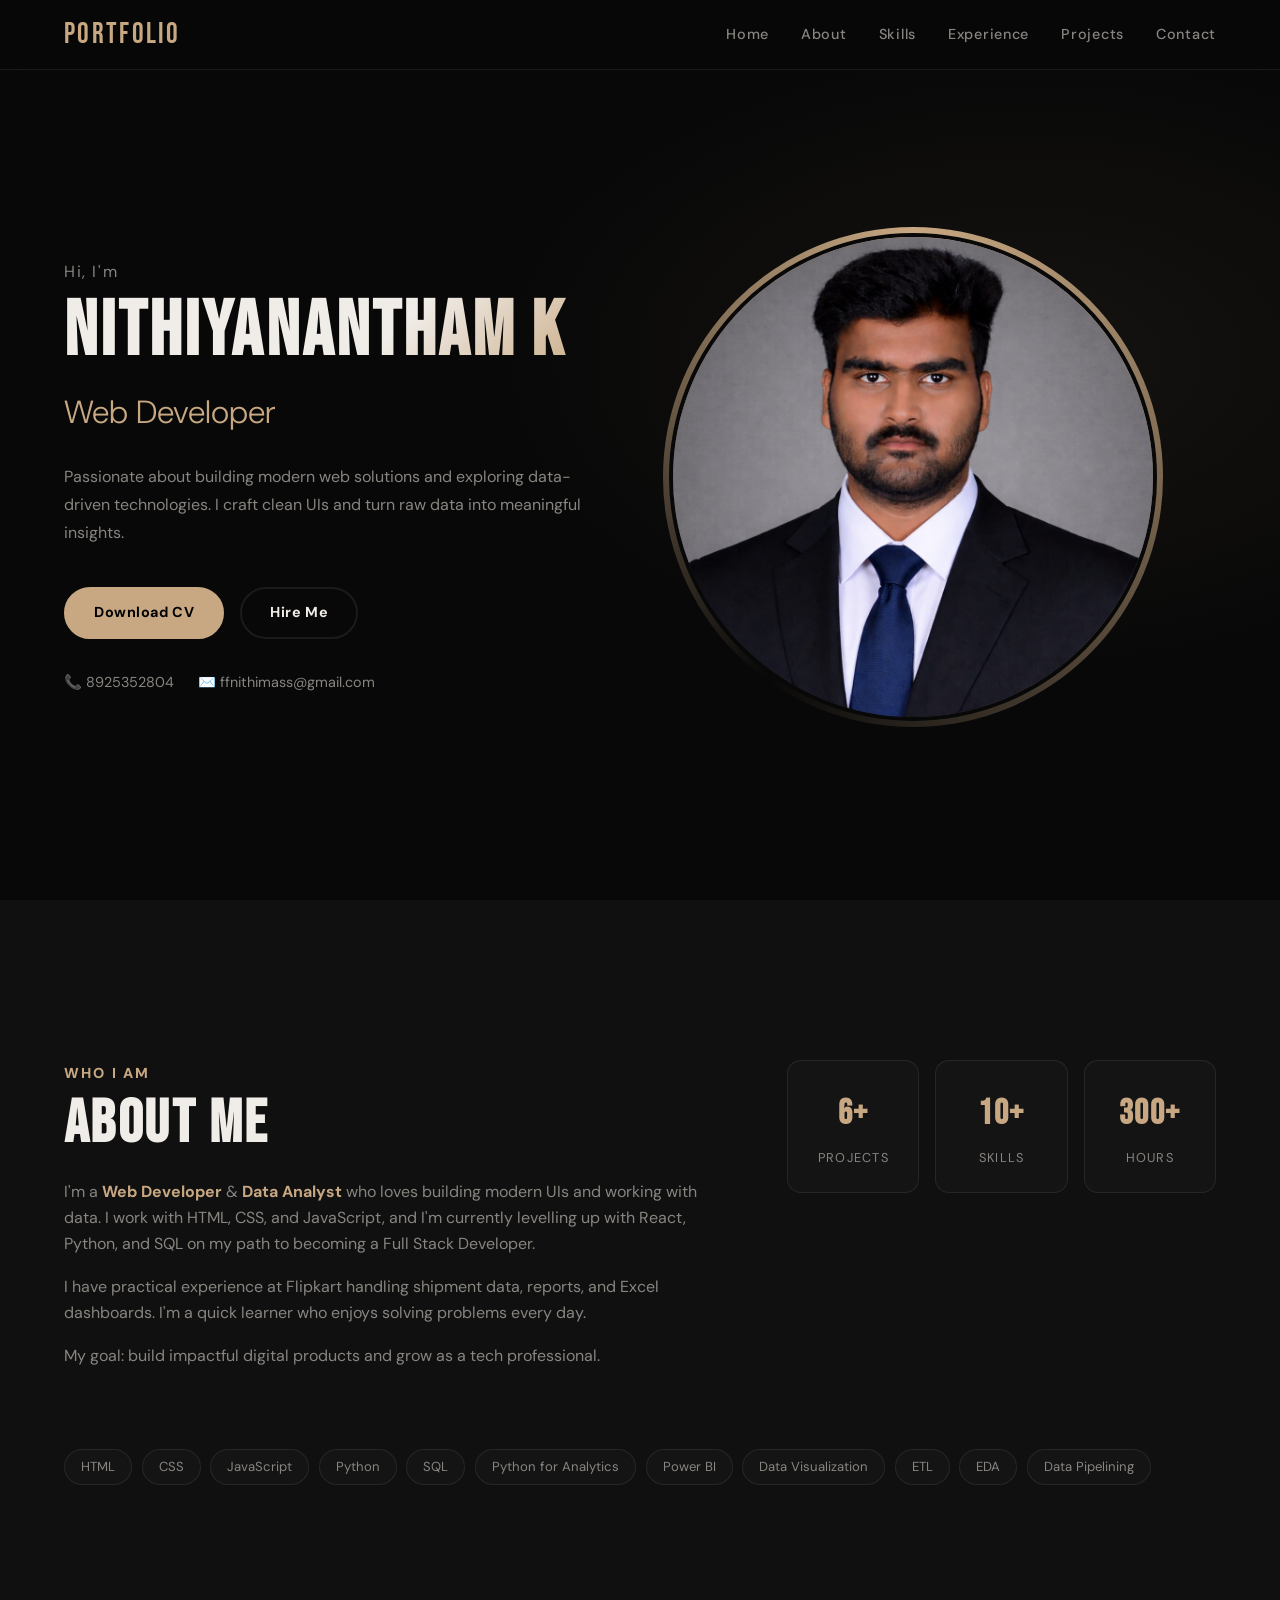
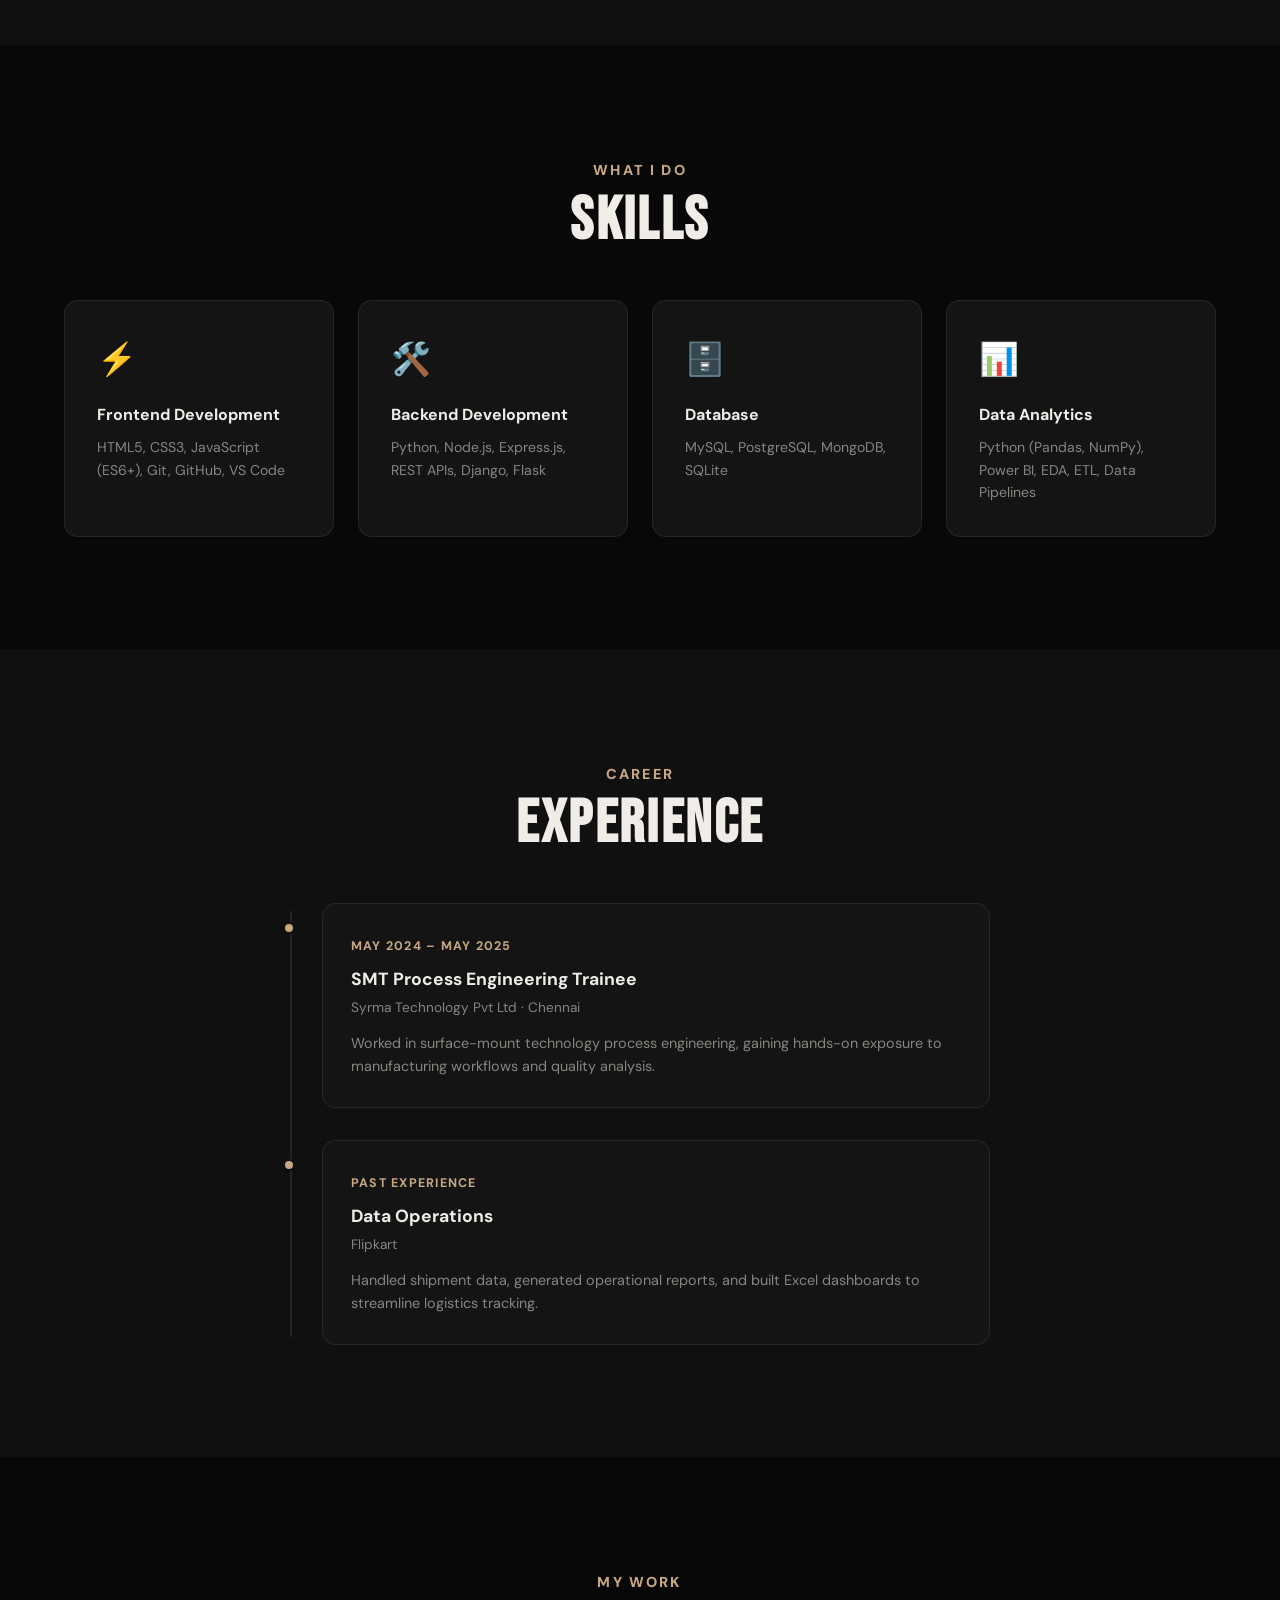
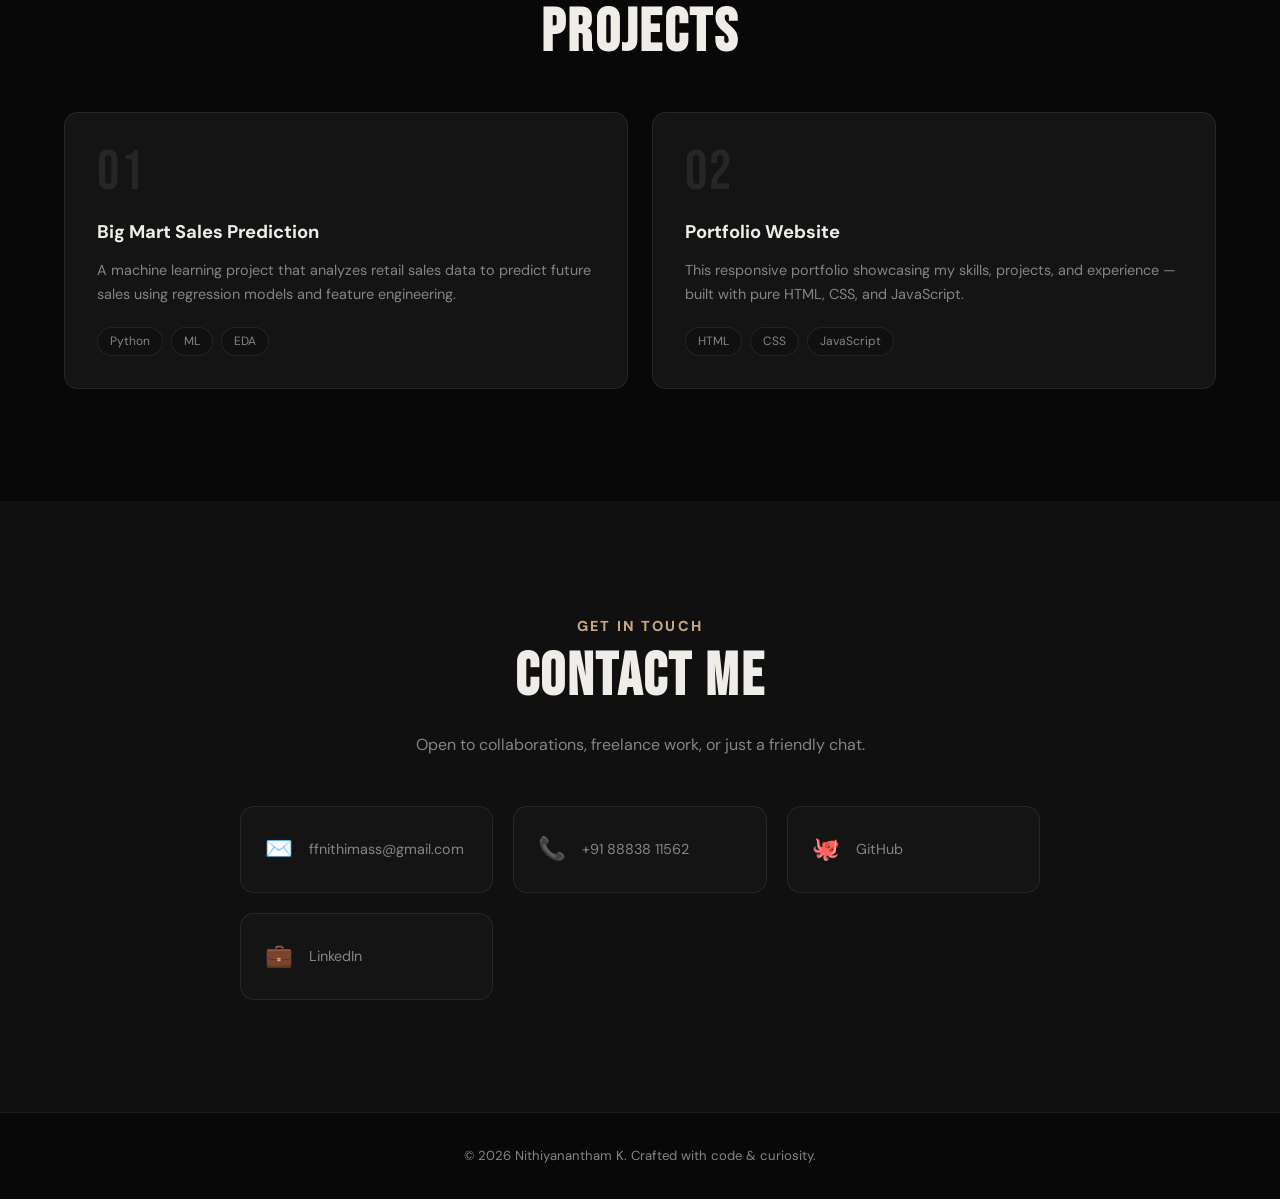
<file: index.html>
<!DOCTYPE html>
<html lang="en">
<head>
  <meta charset="UTF-8" />
  <meta name="viewport" content="width=device-width, initial-scale=1.0" />
  <title>Nithiyanantham K</title>
  <link rel="preconnect" href="https://fonts.googleapis.com" />
  <link rel="preconnect" href="https://fonts.gstatic.com" crossorigin />
  <link href="https://fonts.googleapis.com/css2?family=Bebas+Neue&family=DM+Sans:ital,opsz,wght@0,9..40,300;0,9..40,500;0,9..40,700;1,9..40,300&display=swap" rel="stylesheet" />
  <link rel="stylesheet" href="portfolio1.css" />
</head>
<body>

  <!-- ── NAVBAR ── -->
  <header>
    <nav class="navbar">
      <a href="#home" class="nav-logo">PORTFOLIO</a>
      <ul class="nav-links">
        <li><a href="#home">Home</a></li>
        <li><a href="#about">About</a></li>
        <li><a href="#skills">Skills</a></li>
        <li><a href="#experience">Experience</a></li>
        <li><a href="#projects">Projects</a></li>
        <li><a href="#contact">Contact</a></li>
      </ul>
      <button class="menu-toggle" aria-label="Toggle menu">&#9776;</button>
    </nav>
  </header>

  <main>

    <!-- ── HERO ── -->
    <section id="home" class="hero">
      <div class="hero-text fade-in">
        <p class="hero-label">Hi, I'm</p>
        <h1 class="hero-name">NITHIYANANTHAM K</h1>
        <h2 class="hero-role"><span id="role-text">Web Developer</span></h2>
        <p class="hero-bio">
          Passionate about building modern web solutions and exploring
          data-driven technologies. I craft clean UIs and turn raw data
          into meaningful insights.
        </p>
        <div class="hero-actions">
          <a href="NITHIYANANTHAM_K_CV.pdf" class="btn btn--primary" download>Download CV</a>
          <a href="#contact" class="btn btn--outline">Hire Me</a>
        </div>
        <div class="hero-contacts">
          <a href="tel:+918925352804">📞 8925352804</a>
          <a href="mailto:ffnithimass@gmail.com">✉️ ffnithimass@gmail.com</a>
        </div>
      </div>

      <div class="hero-image fade-in fade-in--delay">
        <div class="image-ring">
          <img src="imgs/myimg1.jpeg" alt="Nithiyanantham K" class="profile-img" />
        </div>
      </div>
    </section>

    <!-- ── ABOUT ── -->
    <section id="about" class="about">
      <div class="about-inner">

        <div class="about-text fade-in">
          <span class="section-tag">Who I Am</span>
          <h2 class="section-title">About Me</h2>
          <p>
            I'm a <strong>Web Developer</strong> &amp; <strong>Data Analyst</strong> who loves
            building modern UIs and working with data. I work with HTML, CSS, and JavaScript,
            and I'm currently levelling up with React, Python, and SQL on my path to becoming
            a Full Stack Developer.
          </p>
          <p>
            I have practical experience at Flipkart handling shipment data, reports, and Excel
            dashboards. I'm a quick learner who enjoys solving problems every day.
          </p>
          <p>My goal: build impactful digital products and grow as a tech professional.</p>
        </div>

        <div class="about-stats fade-in fade-in--delay">
          <div class="stat-card">
            <h3>6+</h3>
            <p>Projects</p>
          </div>
          <div class="stat-card">
            <h3>10+</h3>
            <p>Skills</p>
          </div>
          <div class="stat-card">
            <h3>300+</h3>
            <p>Hours</p>
          </div>
        </div>

      </div>

      <div class="tag-cloud fade-in">
        <span>HTML</span><span>CSS</span><span>JavaScript</span>
        <span>Python</span><span>SQL</span><span>Python for Analytics</span>
        <span>Power BI</span><span>Data Visualization</span>
        <span>ETL</span><span>EDA</span><span>Data Pipelining</span>
      </div>
    </section>

    <!-- ── SKILLS ── -->
    <section id="skills" class="skills-section">
      <div class="section-header fade-in">
        <span class="section-tag">What I Do</span>
        <h2 class="section-title">Skills</h2>
      </div>
      <div class="skills-grid">

        <div class="skill-card fade-in">
          <div class="skill-icon">⚡</div>
          <h3>Frontend Development</h3>
          <p>HTML5, CSS3, JavaScript (ES6+), Git, GitHub, VS Code</p>
        </div>

        <div class="skill-card fade-in">
          <div class="skill-icon">🛠️</div>
          <h3>Backend Development</h3>
          <p>Python, Node.js, Express.js, REST APIs, Django, Flask</p>
        </div>

        <div class="skill-card fade-in">
          <div class="skill-icon">🗄️</div>
          <h3>Database</h3>
          <p>MySQL, PostgreSQL, MongoDB, SQLite</p>
        </div>

        <div class="skill-card fade-in">
          <div class="skill-icon">📊</div>
          <h3>Data Analytics</h3>
          <p>Python (Pandas, NumPy), Power BI, EDA, ETL, Data Pipelines</p>
        </div>

      </div>
    </section>

    <!-- ── EXPERIENCE ── -->
    <section id="experience" class="experience-section">
      <div class="section-header fade-in">
        <span class="section-tag">Career</span>
        <h2 class="section-title">Experience</h2>
      </div>
      <div class="timeline">

        <div class="timeline-item fade-in">
          <div class="timeline-dot"></div>
          <div class="timeline-card">
            <span class="timeline-date">May 2024 – May 2025</span>
            <h3>SMT Process Engineering Trainee</h3>
            <p class="timeline-company">Syrma Technology Pvt Ltd · Chennai</p>
            <p>Worked in surface-mount technology process engineering, gaining hands-on exposure to manufacturing workflows and quality analysis.</p>
          </div>
        </div>

        <div class="timeline-item fade-in">
          <div class="timeline-dot"></div>
          <div class="timeline-card">
            <span class="timeline-date">Past Experience</span>
            <h3>Data Operations</h3>
            <p class="timeline-company">Flipkart</p>
            <p>Handled shipment data, generated operational reports, and built Excel dashboards to streamline logistics tracking.</p>
          </div>
        </div>

      </div>
    </section>

    <!-- ── PROJECTS ── -->
    <section id="projects" class="projects-section">
      <div class="section-header fade-in">
        <span class="section-tag">My Work</span>
        <h2 class="section-title">Projects</h2>
      </div>
      <div class="projects-grid">

        <div class="project-card fade-in">
          <div class="project-number">01</div>
          <h3>Big Mart Sales Prediction</h3>
          <p>A machine learning project that analyzes retail sales data to predict future sales using regression models and feature engineering.</p>
          <div class="project-tags">
            <span>Python</span><span>ML</span><span>EDA</span>
          </div>
        </div>

        <div class="project-card fade-in">
          <div class="project-number">02</div>
          <h3>Portfolio Website</h3>
          <p>This responsive portfolio showcasing my skills, projects, and experience — built with pure HTML, CSS, and JavaScript.</p>
          <div class="project-tags">
            <span>HTML</span><span>CSS</span><span>JavaScript</span>
          </div>
        </div>

      </div>
    </section>

    <!-- ── CONTACT ── -->
    <section id="contact" class="contact-section">
      <div class="section-header fade-in">
        <span class="section-tag">Get In Touch</span>
        <h2 class="section-title">Contact Me</h2>
        <p>Open to collaborations, freelance work, or just a friendly chat.</p>
      </div>
      <div class="contact-grid fade-in">
        <a href="mailto:ffnithimass@gmail.com" class="contact-card">
          <span class="contact-icon">✉️</span>
          <span>ffnithimass@gmail.com</span>
        </a>
        <a href="tel:+918883811562" class="contact-card">
          <span class="contact-icon">📞</span>
          <span>+91 88838 11562</span>
        </a>
        <a href="https://github.com/" target="_blank" rel="noopener" class="contact-card">
          <span class="contact-icon">🐙</span>
          <span>GitHub</span>
        </a>
        <a href="https://linkedin.com/" target="_blank" rel="noopener" class="contact-card">
          <span class="contact-icon">💼</span>
          <span>LinkedIn</span>
        </a>
      </div>
    </section>

  </main>

  <!-- ── FOOTER ── -->
  <footer class="footer">
    <p>© 2026 Nithiyanantham K. Crafted with code & curiosity.</p>
  </footer>

  <script src="portfolio-project2.js"></script>
</body>
</html>
</file>
<file: portfolio1.css>
/* ─────────────────────────────────────────
   RESET & ROOT
───────────────────────────────────────── */
*, *::before, *::after {
  margin: 0;
  padding: 0;
  box-sizing: border-box;
}

:root {
  --bg:         #080808;
  --bg-2:       #101010;
  --bg-card:    #141414;
  --accent:     #C8A882;       /* warm gold-tan */
  --accent-dim: rgba(200,168,130,0.15);
  --text:       #F0EDE8;
  --text-muted: #888580;
  --border:     rgba(255,255,255,0.08);
  --radius:     14px;
  --font-display: 'Bebas Neue', sans-serif;
  --font-body:    'DM Sans', sans-serif;
  --nav-h:      70px;
}

html { scroll-behavior: smooth; }

body {
  background: var(--bg);
  color: var(--text);
  font-family: var(--font-body);
  font-size: 1rem;
  line-height: 1.65;
  overflow-x: hidden;
}

/* ─────────────────────────────────────────
   UTILITY
───────────────────────────────────────── */
.section-tag {
  display: inline-block;
  font-size: 0.9rem;
  font-weight: 800;
  letter-spacing: 0.15em;
  text-transform: uppercase;
  color: var(--accent);
  margin-bottom: 0.5rem;
}

.section-title {
  font-family: var(--font-display);
  font-size: clamp(2.4rem, 5vw, 3.8rem);
  letter-spacing: 0.04em;
  line-height: 1;
  color: var(--text);
  margin-bottom: 1.5rem;
}

.section-header {
  text-align: center;
  margin-bottom: 3rem;
}

.section-header p {
  color: var(--text-muted);
  max-width: 500px;
  margin: 0 auto;
}

/* ─────────────────────────────────────────
   FADE-IN ANIMATION
───────────────────────────────────────── */
.fade-in {
  opacity: 0;
  transform: translateY(28px);
  transition: opacity 0.7s ease, transform 0.7s ease;
}

.fade-in.visible {
  opacity: 1;
  transform: translateY(0);
}

.fade-in--delay {
  transition-delay: 0.18s;
}

/* ─────────────────────────────────────────
   NAVBAR
───────────────────────────────────────── */
.navbar {
  position: fixed;
  top: 0;
  width: 100%;
  height: var(--nav-h);
  padding: 0 5%;
  display: flex;
  align-items: center;
  justify-content: space-between;
  background: rgba(8,8,8,0.85);
  backdrop-filter: blur(14px);
  -webkit-backdrop-filter: blur(14px);
  border-bottom: 1px solid var(--border);
  z-index: 1000;
}

.nav-logo {
  font-family: var(--font-display);
  font-size: 1.8rem;
  letter-spacing: 0.08em;
  color: var(--accent);
  text-decoration: none;
}

.nav-links {
  display: flex;
  list-style: none;
  gap: 2rem;
}

.nav-links a {
  color: var(--text-muted);
  text-decoration: none;
  font-size: 0.9rem;
  font-weight: 500;
  letter-spacing: 0.05em;
  transition: color 0.25s;
  position: relative;
}

.nav-links a::after {
  content: '';
  position: absolute;
  bottom: -4px;
  left: 0;
  width: 0;
  height: 2px;
  background: var(--accent);
  transition: width 0.3s ease;
}

.nav-links a:hover {
  color: var(--text);
}

.nav-links a:hover::after {
  width: 100%;
}

.menu-toggle {
  display: none;
  background: none;
  border: none;
  color: var(--text);
  font-size: 1.5rem;
  cursor: pointer;
}

/* ─────────────────────────────────────────
   HERO
───────────────────────────────────────── */
.hero {
  min-height: 100vh;
  padding: calc(var(--nav-h) + 4rem) 5% 5rem;
  display: flex;
  align-items: center;
  gap: 4rem;
  background:
    radial-gradient(ellipse 60% 50% at 80% 40%, rgba(200,168,130,0.07) 0%, transparent 70%);
}

.hero-text {
  flex: 1;
}

.hero-label {
  font-size: 1rem;
  color: var(--text-muted);
  letter-spacing: 0.1em;
  margin-bottom: 0.5rem;
}

.hero-name {
  font-family: var(--font-display);
  font-size: clamp(2.8rem, 6vw, 5rem);
  letter-spacing: 0.04em;
  line-height: 1;
  margin-bottom: 1rem;
  background: linear-gradient(135deg, var(--text) 60%, var(--accent));
  -webkit-background-clip: text;
  -webkit-text-fill-color: transparent;
  background-clip: text;
}

.hero-role {
  font-size: clamp(1.4rem, 3vw, 2rem);
  font-weight: 300;
  color: var(--accent);
  min-height: 2.5rem;
  margin-bottom: 1.5rem;
}

.hero-role span {
  opacity: 1;
  transition: opacity 0.5s ease;
}

.hero-role span.fade-out {
  opacity: 0;
}

.hero-bio {
  max-width: 520px;
  color: var(--text-muted);
  font-size: 1rem;
  margin-bottom: 2.5rem;
  line-height: 1.75;
}

.hero-actions {
  display: flex;
  gap: 1rem;
  flex-wrap: wrap;
  margin-bottom: 2rem;
}

.hero-contacts {
  display: flex;
  gap: 1.5rem;
  flex-wrap: wrap;
}

.hero-contacts a {
  color: var(--text-muted);
  text-decoration: none;
  font-size: 0.9rem;
  transition: color 0.25s;
}

.hero-contacts a:hover {
  color: var(--accent);
}

/* Profile image */
.hero-image {
  flex: 0.1 0 auto;
}

.image-ring {
  width: 500px;
  height: 500px;
  border-radius: 50%;
  padding: 6px;
  background: conic-gradient(var(--accent), transparent 60%, var(--accent));
  animation: spin-ring 10s linear infinite;
}

@keyframes spin-ring {
  to { transform: rotate(360deg); }
}

.profile-img {
  width: 100%;
  height: 100%;
  border-radius: 50%;
  object-fit: cover;
  display: block;
  border: 4px solid var(--bg);
  animation: spin-ring 10s linear infinite reverse; /* counter-rotate so image stays still */
}

/* ─────────────────────────────────────────
   BUTTONS
───────────────────────────────────────── */
.btn {
  display: inline-block;
  padding: 0.75rem 1.75rem;
  border-radius: 50px;
  font-family: var(--font-body);
  font-size: 0.9rem;
  font-weight: 700;
  letter-spacing: 0.04em;
  text-decoration: none;
  cursor: pointer;
  transition: all 0.3s ease;
}

.btn--primary {
  background: var(--accent);
  color: #000;
  border: 2px solid var(--accent);
}

.btn--primary:hover {
  background: transparent;
  color: var(--accent);
}

.btn--outline {
  background: transparent;
  color: var(--text);
  border: 2px solid var(--border);
}

.btn--outline:hover {
  border-color: var(--accent);
  color: var(--accent);
}

/* ─────────────────────────────────────────
   ABOUT
───────────────────────────────────────── */
.about {
  padding: 10rem 5%;
  background: var(--bg-2);
}

.about-inner {
  display: flex;
  gap: 5rem;
  align-items: flex-start;
  margin-bottom: 4rem;
}

.about-text {
  flex: 1.5;
}

.about-text p {
  color: var(--text-muted);
  margin-bottom: 1rem;
}

.about-text strong {
  color: var(--accent);
}

.about-stats {
  flex: 1;
  display: grid;
  grid-template-columns: repeat(3, 1fr);
  gap: 1rem;
}

.stat-card {
  background: var(--bg-card);
  border: 1px solid var(--border);
  border-radius: var(--radius);
  padding: 1.5rem 1rem;
  text-align: center;
}

.stat-card h3 {
  font-family: var(--font-display);
  font-size: 2.2rem;
  color: var(--accent);
  letter-spacing: 0.04em;
}

.stat-card p {
  font-size: 0.8rem;
  color: var(--text-muted);
  text-transform: uppercase;
  letter-spacing: 0.1em;
  margin-top: 0.25rem;
}

.tag-cloud {
  display: flex;
  flex-wrap: wrap;
  gap: 0.6rem;
}

.tag-cloud span {
  padding: 0.4rem 1rem;
  border-radius: 50px;
  background: var(--bg-card);
  border: 1px solid var(--border);
  font-size: 0.82rem;
  color: var(--text-muted);
  transition: all 0.25s;
}

.tag-cloud span:hover {
  border-color: var(--accent);
  color: var(--accent);
}

/* ─────────────────────────────────────────
   SKILLS SECTION
───────────────────────────────────────── */
.skills-section {
  padding: 7rem 5%;
  background: var(--bg);
}

.skills-grid {
  display: grid;
  grid-template-columns: repeat(auto-fit, minmax(240px, 1fr));
  gap: 1.5rem;
}

.skill-card {
  background: var(--bg-card);
  border: 1px solid var(--border);
  border-radius: var(--radius);
  padding: 2rem;
  transition: all 0.3s ease;
}

.skill-card:hover {
  border-color: var(--accent);
  transform: translateY(-4px);
  box-shadow: 0 12px 40px rgba(200,168,130,0.08);
}

.skill-icon {
  font-size: 2rem;
  margin-bottom: 1rem;
}

.skill-card h3 {
  font-size: 1rem;
  font-weight: 700;
  margin-bottom: 0.5rem;
  color: var(--text);
}

.skill-card p {
  font-size: 0.88rem;
  color: var(--text-muted);
  line-height: 1.6;
}

/* ─────────────────────────────────────────
   EXPERIENCE
───────────────────────────────────────── */
.experience-section {
  padding: 7rem 5%;
  background: var(--bg-2);
}

.timeline {
  display: flex;
  flex-direction: column;
  gap: 2rem;
  max-width: 700px;
  margin: 0 auto;
  position: relative;
  padding-left: 2rem;
}

.timeline::before {
  content: '';
  position: absolute;
  left: 0;
  top: 8px;
  bottom: 8px;
  width: 2px;
  background: var(--border);
}

.timeline-item {
  position: relative;
}

.timeline-dot {
  position: absolute;
  left: -2.45rem;
  top: 1.2rem;
  width: 12px;
  height: 12px;
  border-radius: 50%;
  background: var(--accent);
  border: 2px solid var(--bg-2);
}

.timeline-card {
  background: var(--bg-card);
  border: 1px solid var(--border);
  border-radius: var(--radius);
  padding: 1.75rem;
  transition: border-color 0.3s;
}

.timeline-card:hover {
  border-color: var(--accent);
}

.timeline-date {
  font-size: 0.78rem;
  font-weight: 700;
  letter-spacing: 0.1em;
  text-transform: uppercase;
  color: var(--accent);
}

.timeline-card h3 {
  font-size: 1.1rem;
  font-weight: 700;
  margin: 0.4rem 0 0.2rem;
  color: var(--text);
}

.timeline-company {
  font-size: 0.85rem;
  color: var(--text-muted);
  margin-bottom: 0.75rem;
}

.timeline-card p:last-child {
  font-size: 0.9rem;
  color: var(--text-muted);
}

/* ─────────────────────────────────────────
   PROJECTS
───────────────────────────────────────── */
.projects-section {
  padding: 7rem 5%;
  background: var(--bg);
}

.projects-grid {
  display: grid;
  grid-template-columns: repeat(auto-fit, minmax(300px, 1fr));
  gap: 1.5rem;
}

.project-card {
  background: var(--bg-card);
  border: 1px solid var(--border);
  border-radius: var(--radius);
  padding: 2rem;
  transition: all 0.3s ease;
  position: relative;
  overflow: hidden;
}

.project-card::before {
  content: '';
  position: absolute;
  inset: 0;
  background: linear-gradient(135deg, var(--accent-dim), transparent);
  opacity: 0;
  transition: opacity 0.3s;
}

.project-card:hover {
  border-color: var(--accent);
  transform: translateY(-4px);
}

.project-card:hover::before {
  opacity: 1;
}

.project-number {
  font-family: var(--font-display);
  font-size: 3.5rem;
  color: var(--border);
  line-height: 1;
  margin-bottom: 1rem;
  letter-spacing: 0.04em;
}

.project-card h3 {
  font-size: 1.15rem;
  font-weight: 700;
  margin-bottom: 0.75rem;
  color: var(--text);
}

.project-card > p {
  font-size: 0.9rem;
  color: var(--text-muted);
  margin-bottom: 1.25rem;
}

.project-tags {
  display: flex;
  gap: 0.5rem;
  flex-wrap: wrap;
}

.project-tags span {
  padding: 0.25rem 0.75rem;
  border-radius: 50px;
  background: var(--bg-2);
  border: 1px solid var(--border);
  font-size: 0.75rem;
  color: var(--text-muted);
}

/* ─────────────────────────────────────────
   CONTACT
───────────────────────────────────────── */
.contact-section {
  padding: 7rem 5%;
  background: var(--bg-2);
}

.contact-grid {
  display: grid;
  grid-template-columns: repeat(auto-fit, minmax(220px, 1fr));
  gap: 1.25rem;
  max-width: 800px;
  margin: 0 auto;
}

.contact-card {
  display: flex;
  align-items: center;
  gap: 1rem;
  padding: 1.5rem;
  background: var(--bg-card);
  border: 1px solid var(--border);
  border-radius: var(--radius);
  text-decoration: none;
  color: var(--text-muted);
  font-size: 0.9rem;
  transition: all 0.3s;
}

.contact-card:hover {
  border-color: var(--accent);
  color: var(--text);
}

.contact-icon {
  font-size: 1.4rem;
}

/* ─────────────────────────────────────────
   FOOTER
───────────────────────────────────────── */
.footer {
  text-align: center;
  padding: 2rem;
  background: var(--bg);
  border-top: 1px solid var(--border);
  font-size: 0.82rem;
  color: var(--text-muted);
}

/* ─────────────────────────────────────────
   RESPONSIVE
───────────────────────────────────────── */
@media (max-width: 900px) {
  .hero {
    flex-direction: column-reverse;
    text-align: center;
    padding-top: calc(var(--nav-h) + 3rem);
  }

  .hero-bio { margin: 0 auto 2.5rem; }
  .hero-actions { justify-content: center; }
  .hero-contacts { justify-content: center; }

  .image-ring {
    width: 380px;
    height: 380px;
  }
   .hero-role{
      display: none;
   }

  .about-inner {
    flex-direction: column;
    gap: 3rem;
  }

  .about-stats {
    width: 100%;
  }
}

@media (max-width: 600px) {
  .navbar { padding: 0 4%; }

  .nav-links {
    display: none;
    flex-direction: column;
    flex-wrap: wrap;
    position: absolute;
    top: var(--nav-h);
    left: 0;
    width: 100%;
    background: var(--bg-2);
    padding: 1rem 5%;
    border-bottom: 1px solid var(--border);
    gap: 1rem;
  }
  
  .nav-links.open { 
    display: flex;
  }

  .menu-toggle { display: block; }

  .image-ring {
    width: 265px;
    height: 265px;
  }
  .hero-role{
     display: none;
  }

  .about-stats {
    grid-template-columns: repeat(1, 1fr);
  }
  .tag-cloud{
    display: grid;
    grid-template-columns: repeat(3, 1fr);
    text-align: center;
    align-items: center;
  }

  .skills-grid,
  .projects-grid {
    grid-template-columns: 1fr;
  }
}
</file>
